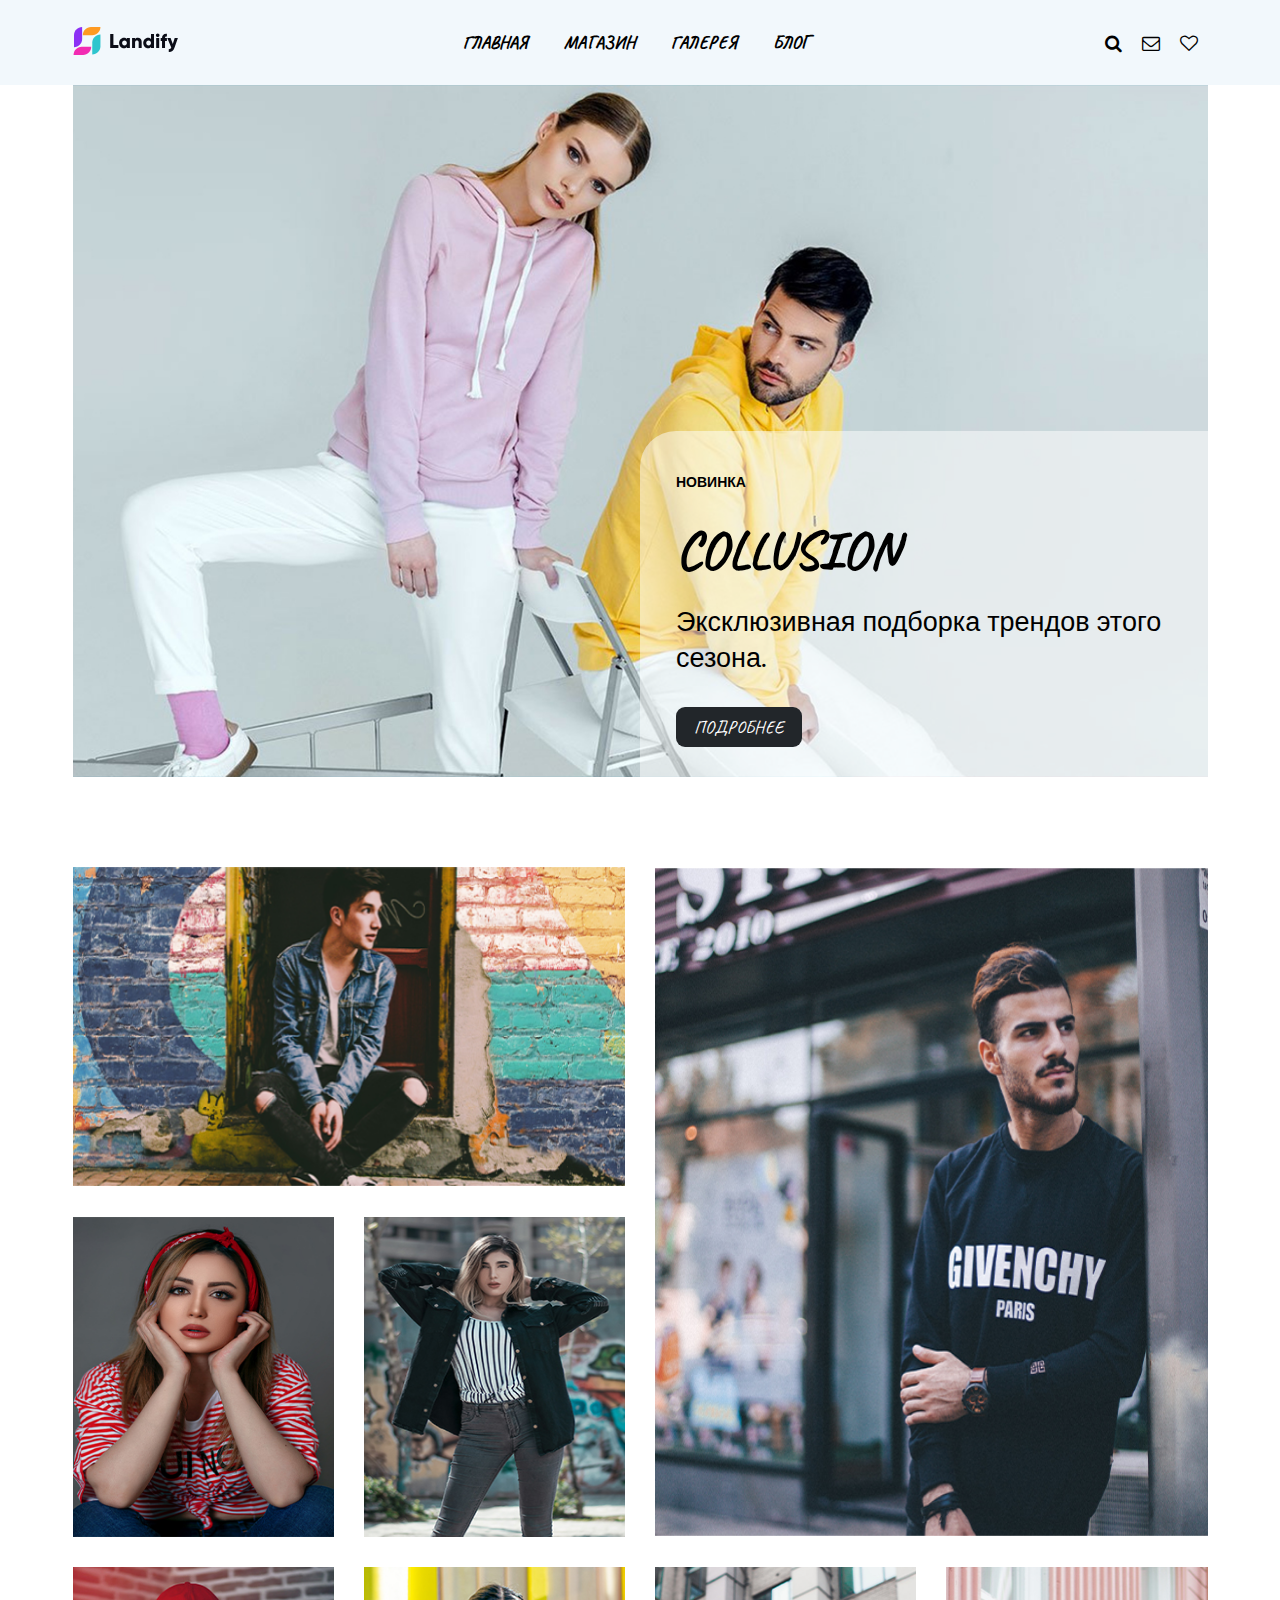
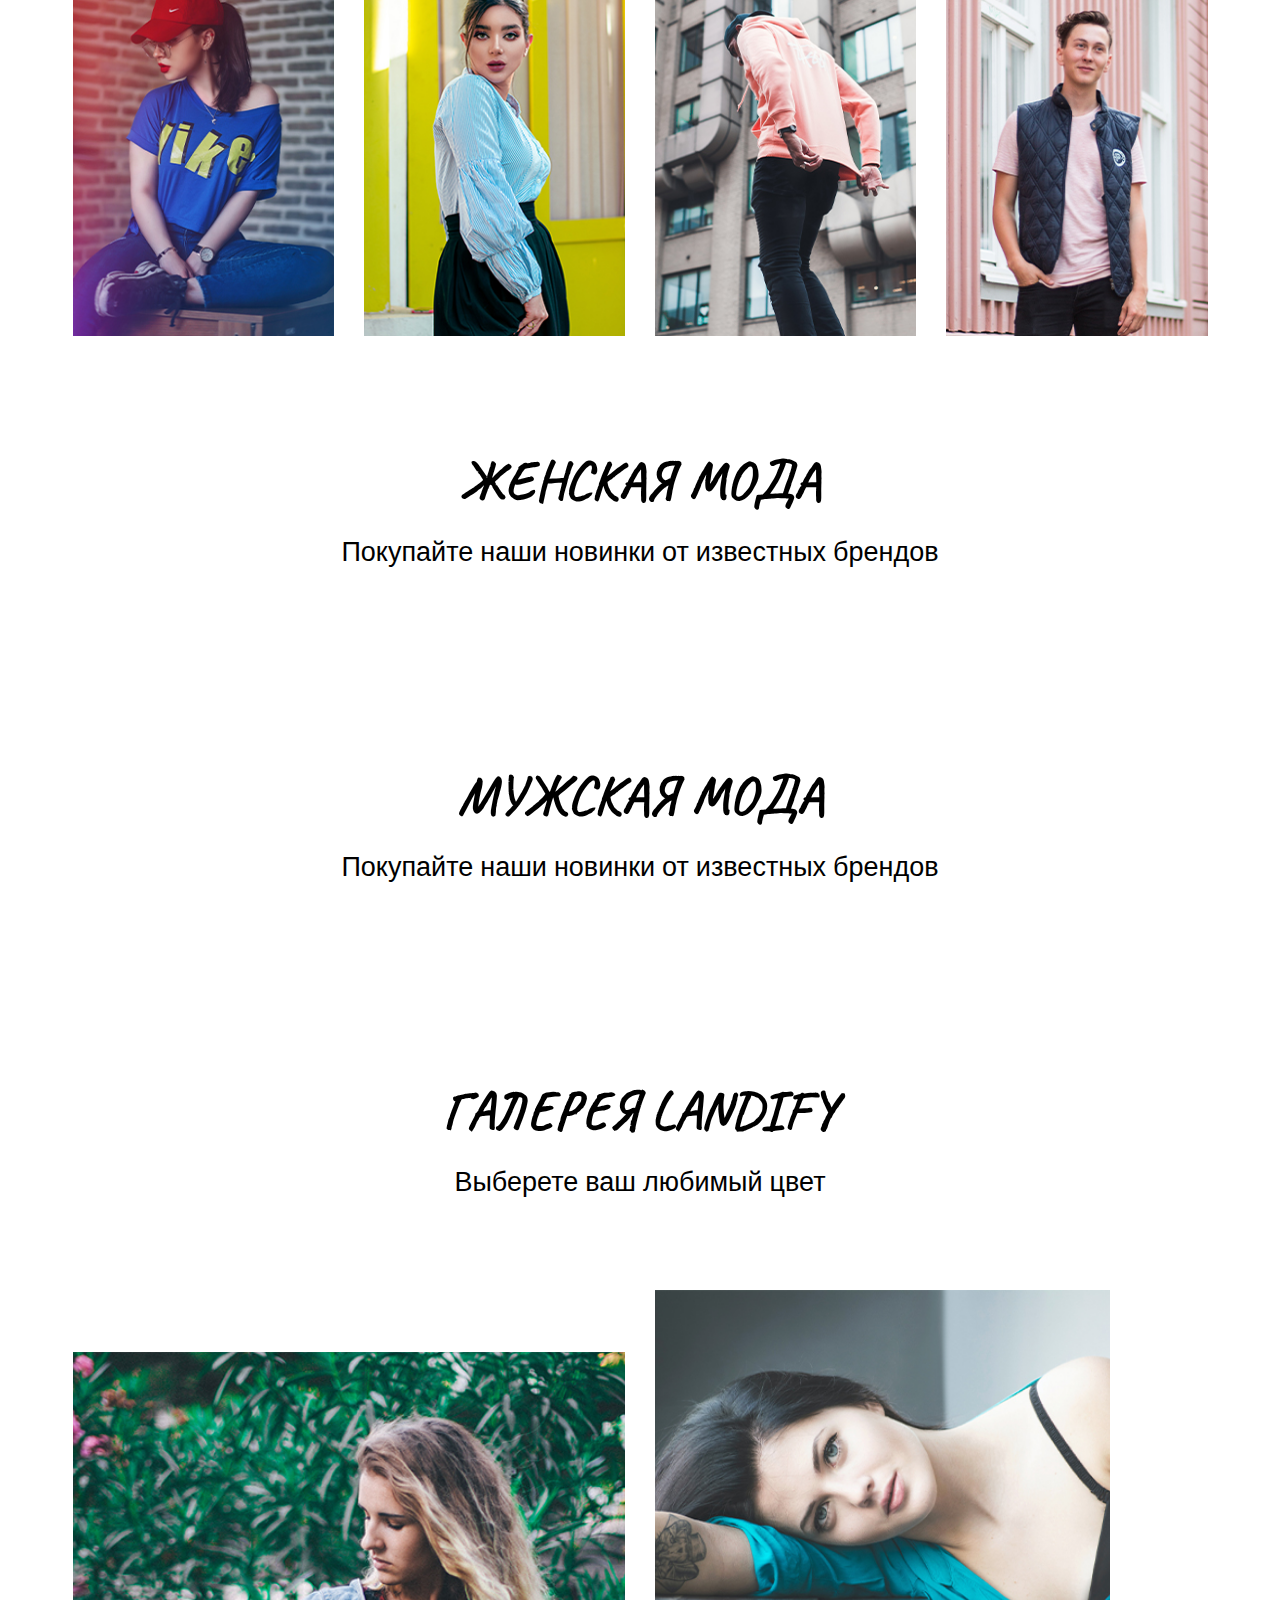
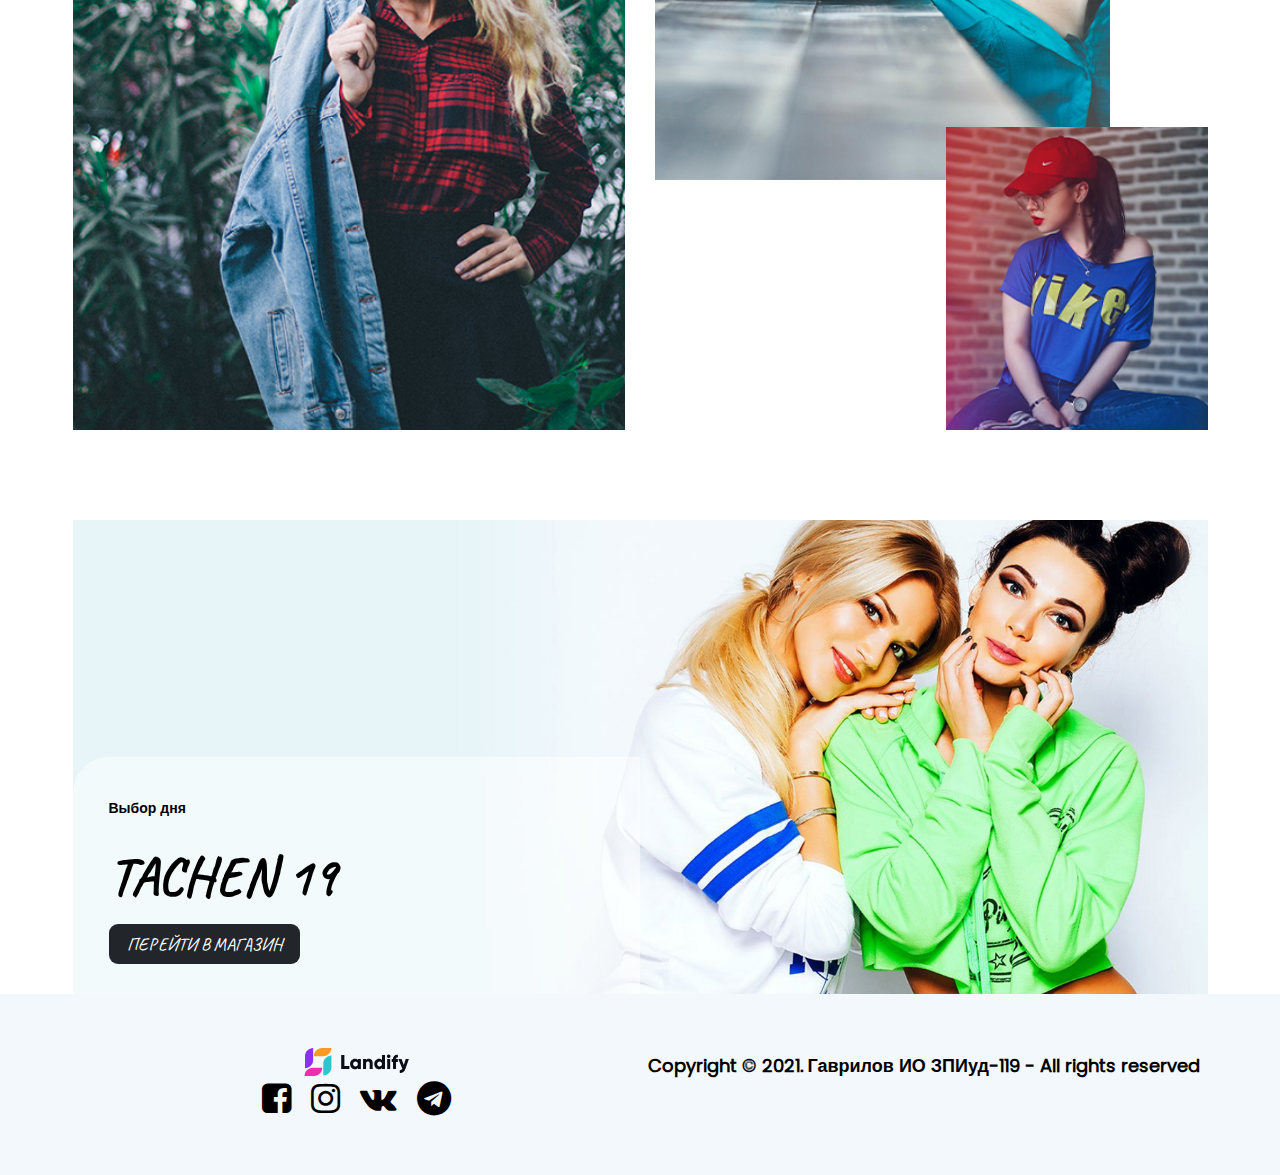
<file: index.html>
<!DOCTYPE html>
<html lang="en">
<head>
    <meta charset="UTF-8">
    <meta http-equiv="X-UA-Compatible" content="IE=edge">
    <meta name="viewport" content="width=device-width, initial-scale=1.0">
    <title>Одежда @Vladimir</title>
    <script src="asserts/js/main.js" defer></script>
    <script src="asserts/js/index.js" defer></script>
    
    <link rel="stylesheet" href="asserts/css/fonts.css">
    <link rel="stylesheet" href="asserts/css/style.css">
    <link rel="stylesheet" href="asserts/css/media.css">
</head>
<body>
    <header>
        <div class="container">
            <div class="top__nav">
                <div class="logo">
                   <a href="index.html"><img src="asserts/img/logo.svg" alt=""></a> 
                </div>
                
                <div class="menu__burger">
                    <span></span>
                </div>
                
                <nav class="menu">
                    <a href="index.html">Главная</a>
                    <a href="product_list.html">Магазин</a>
                    <a href="#gallery">Галерея</a>
                    <a href="blog.html">Блог</a>
                </nav>
                <div class="icons">
                    <span class="icon-search"></span>
                    <span class="icon-envelope-o"></span>
                    <span class="icon-heart-o"></span>
                </div>
            </div>

            
        </div>
       

    </header>
<section class='slider'>
    <div class="container">
        <div class="bg__slider">
            
            <div class="bg__slider-content">
                <div>
                    <span>НОВИНКА</span>
                    <h2>COLLUSION</h2>
                    <p>Эксклюзивная подборка трендов этого сезона.</p>
                    <a href="blog.html">Подробнее</a>
                </div>
            </div>
        
    </div>
    </div>
</section>
    <section>
        <div class="container">
            <div class="section-title">
                
            </div>
            <div class="gallery">
                <div>
                    <img src="./asserts/img/category/category_1.png" alt="">
                    
                    <div class="mask">
                        <p>С годами я понял, что самое главное в платье — это женщина, которая его надевает</p>
                        <p>Ив Сен Лоран</p>
                    </div>
                </div>
                
                <div>
                    <img src="./asserts/img/fashion/woman-3.png" alt="">
                    
                    <div class="mask">
                        <p>Ходите всегда так, будто за вами идут трое мужчин</p>
                        <p>О.де ла Рента</p>
                    </div>
                </div>
                <div>
                    <img src="./asserts/img/fashion/woman-4.png" alt="">
                    
                    <div class="mask">
                        <p>Нет на свете дизайнера лучше, чем сама природа</p>
                        <p>А.МакКуин</p>
                    </div>
                </div>

                <div>
                    <img src="./asserts/img/category/category_4.png" alt="">
                    
                    <div class="mask">
                        <p>Мода — это то, что тебе предлагают дизайнеры четыре раза в год, а стиль — это то, что ты выбираешь</p>
                        <p>Л.Хаттон</p>
                    </div>
                </div>

                <div>
                    <img src="./asserts/img/fashion/woman-1.png" alt="">
                    
                    <div class="mask">
                        <p>Стиль есть у каждой из нас – его просто нужно найти</p>
                        <p>Д.Фюрстенберг</p>
                    </div>
                </div>
                <div>
                    <img src="./asserts/img/fashion/woman-2.png" alt="">
                    
                    <div class="mask">
                        <p>Дайте девушке правильные туфли и она перевернет весь мир</p>
                        <p>М.Монро</p>
                    </div>
                </div>

                <div>
                    <img src="./asserts/img/fashion/man-4.png" alt="">
                    
                    <div class="mask">
                        <p>Стиль — это простой способ говорить о сложных вещах</p>
                        <p>Ж.Кокто</p>
                    </div>
                </div>
                <div>
                    <img src="./asserts/img/fashion/man-2.png" alt="">
                    
                    <div class="mask">
                        <p>Я не моделирую одежду. Я создаю мечты</p>
                        <p>Р.Лорен</p>
                    </div>
                </div>
            </div>
        </div>
    </section>
    <section>
        <div class="container">
            <div class="section-title">
                <h2>ЖЕНСКАЯ МОДА</h2>
                <p>Покупайте наши новинки от известных брендов</p>
            </div>

            <div class="fashion" data-category="women's clothing">
               
            </div>
        </div>
    </section>
    <section>
        <div class="container">
            <div class="section-title">
                <h2>МУЖСКАЯ МОДА</h2>
                <p>Покупайте наши новинки от известных брендов</p>
            </div>

            <div class="fashion" data-category="men's clothing">
               
            </div>
        </div>
    </section>
    <section>
        <div class="container">
            <div class="section-title"  id="gallery">
                <h2>Галерея LANDIFY</h2>
                <p>Выберете ваш любимый цвет</p>
            </div>
            <div class="avone">
                <div></div>
                <div></div>
                <div></div>
            </div>

        </div>
    </section>
    <section>
        <div class="container">
            <div class="bg__news">
            
                <div class="bg__news-content">
                    <div>
                        <span>Выбор дня</span>
                        <h2>TACHEN 19</h2>
                        <a href="product_list.html">Перейти в магазин</a>
                    </div>
                </div>
            
        </div> 
        </div>
    </section>
    <footer>
        <div class="container">
            <div class="bottom__nav">
                <div>
                    <div class="logo">
                        <a href="index.html"><img src="asserts/img/logo.svg" alt=""></a>
                    </div>
                    
                    <div class='icons'>
                        <span class='icon-facebook-square'></span>
                        <span class='icon-instagram'></span>
                        <span class='icon-vk'></span>
                        <span class='icon-telegram'></span>
                    </div>
                </div>
                <div>
                    <p>Copyright © 2021. Гаврилов ИО ЗПИуд-119 - All rights reserved</p>
                </div>
            </div>
        </div>
    </footer>
</body>
</html>
</file>
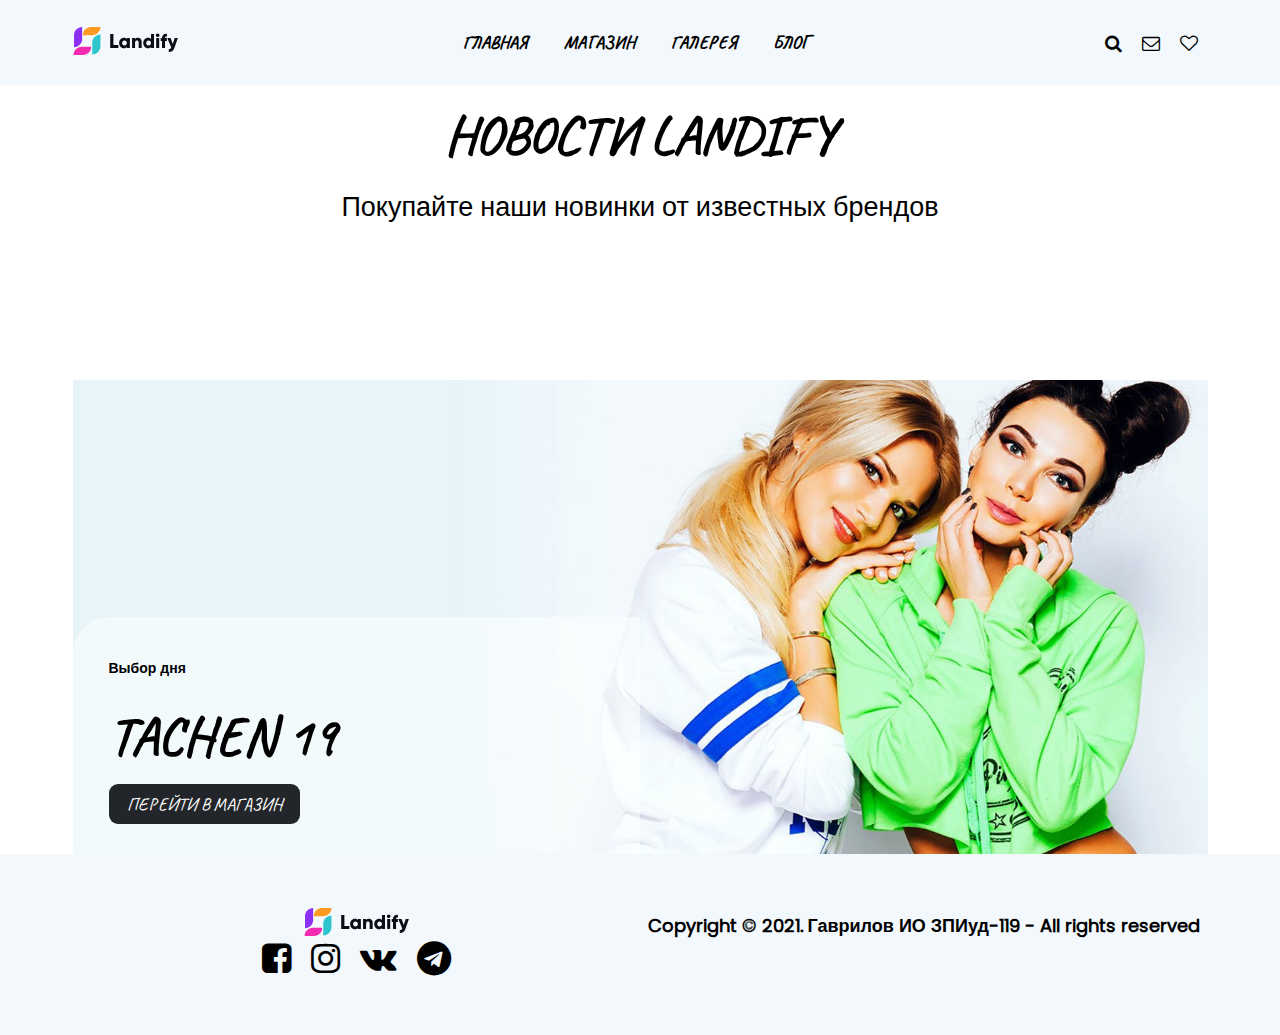
<file: blog.html>
<!DOCTYPE html>
<html lang="en">
<head>
    <meta charset="UTF-8">
    <meta http-equiv="X-UA-Compatible" content="IE=edge">
    <meta name="viewport" content="width=device-width, initial-scale=1.0">
    <title>Одежда @Vladimir</title>
    
    <script src="asserts/js/main.js" defer></script>
    <script src="asserts/js/index.js" defer></script>
    <script src="asserts/js/blog.js" defer></script>

    <link rel="stylesheet" href="asserts/css/fonts.css">
    <link rel="stylesheet" href="asserts/css/style.css">
    <link rel="stylesheet" href="asserts/css/media.css">
</head>
<body>
    <header>
        <div class="container">
            <div class="top__nav">
                <div class="logo">
                   <a href="index.html"><img src="asserts/img/logo.svg" alt=""></a> 
                </div>
                
                <div class="menu__burger">
                    <span></span>
                </div>
                
                <nav class="menu">
                    <a href="index.html">Главная</a>
                    <a href="product_list.html">Магазин</a>
                    <a href="index.html#gallery">Галерея</a>
                    <a href="blog.html">Блог</a>
                </nav>
                <div class="icons">
                    <span class="icon-search"></span>
                    <span class="icon-envelope-o"></span>
                    <span class="icon-heart-o"></span>
                </div>
            </div>

            
        </div>
       

    </header>

    <section>
        <div class="container">
            <div class="section-title">
                <h2>новости landify<span></span></h2>
                <p>Покупайте наши новинки от известных брендов</p>
            </div>

            <div class="blog">
                

            </div>
            <div class="blog__paginate">
                
            </div>
        </div>
    </section>


    <section>
        <div class="container">
            <div class="bg__news">
            
                <div class="bg__news-content">
                    <div>
                        <span>Выбор дня</span>
                        <h2>TACHEN 19</h2>
                        <a href="product_list.html">Перейти в магазин</a>
                    </div>
                </div>
            
        </div> 
        </div>
    </section>
    <footer>
        <div class="container">
            <div class="bottom__nav">
                <div>
                    <div class="logo">
                        <a href="index.html"><img src="asserts/img/logo.svg" alt=""></a>
                    </div>
                    
                    <div class='icons'>
                        <span class='icon-facebook-square'></span>
                        <span class='icon-instagram'></span>
                        <span class='icon-vk'></span>
                        <span class='icon-telegram'></span>
                    </div>
                </div>
                <div>
                    <p>Copyright © 2021. Гаврилов ИО ЗПИуд-119 - All rights reserved</p>
                </div>
            </div>
        </div>
    </footer>
</body>
</html>
</file>
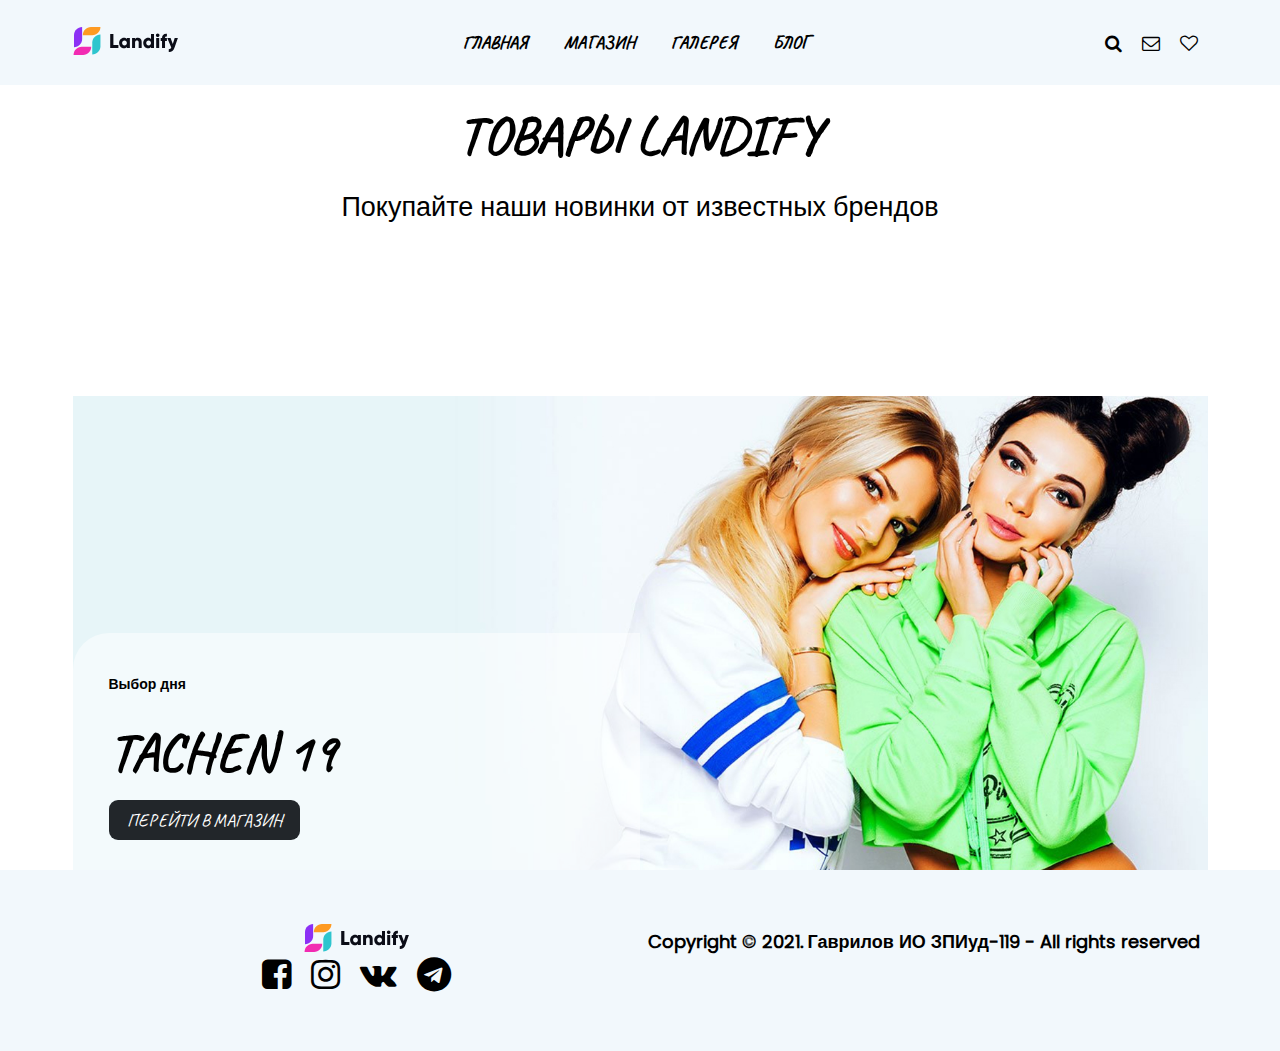
<file: product_list.html>
<!DOCTYPE html>
<html lang="en">
<head>
    <meta charset="UTF-8">
    <meta http-equiv="X-UA-Compatible" content="IE=edge">
    <meta name="viewport" content="width=device-width, initial-scale=1.0">
    <title>Одежда @Vladimir</title>

    <script src="asserts/js/main.js" defer></script>
    <script src="asserts/js/index.js" defer></script>

    <link rel="stylesheet" href="asserts/css/fonts.css">
    <link rel="stylesheet" href="asserts/css/style.css">
    <link rel="stylesheet" href="asserts/css/media.css">
</head>
<body>
    <header>
        <div class="container">
            <div class="top__nav">
                <div class="logo">
                   <a href="index.html"><img src="asserts/img/logo.svg" alt=""></a> 
                </div>
                
                <div class="menu__burger">
                    <span></span>
                </div>
                
                <nav class="menu">
                    <a href="index.html">Главная</a>
                    <a href="product_list.html">Магазин</a>
                    <a href="index.html#gallery">Галерея</a>
                    <a href="blog.html">Блог</a>
                </nav>
                <div class="icons">
                    <span class="icon-search"></span>
                    <span class="icon-envelope-o"></span>
                    <span class="icon-heart-o"></span>
                </div>
            </div>

            
        </div>
       

    </header>

    <section>
        <div class="container">
            <div class="section-title">
                <h2>ТОВАРЫ LANDIFY</h2>
                <p>Покупайте наши новинки от известных брендов</p>
            </div>

            <div class="fashion">
                
            </div>
        </div>
    </section>


    <section>
        <div class="container">
            <div class="bg__news">
            
                <div class="bg__news-content">
                    <div>
                        <span>Выбор дня</span>
                        <h2>TACHEN 19</h2>
                        <a href="product_list.html">Перейти в магазин</a>
                    </div>
                </div>
            
        </div> 
        </div>
    </section>
    <footer>
        <div class="container">
            <div class="bottom__nav">
                <div>
                    <div class="logo">
                        <a href="index.html"><img src="asserts/img/logo.svg" alt=""></a>
                    </div>
                    
                    <div class='icons'>
                        <span class='icon-facebook-square'></span>
                        <span class='icon-instagram'></span>
                        <span class='icon-vk'></span>
                        <span class='icon-telegram'></span>
                    </div>
                </div>
                <div>
                    <p>Copyright © 2021. Гаврилов ИО ЗПИуд-119 - All rights reserved</p>
                </div>
            </div>
        </div>
    </footer>
</body>
</html>
</file>
<file: asserts/css/fonts.css>
@font-face {
  font-family: 'icomoon';
  src:  url('../fonts/icomoon.eot?9bgn14');
  src:  url('../fonts/icomoon.eot?9bgn14#iefix') format('embedded-opentype'),
    url('../fonts/icomoon.ttf?9bgn14') format('truetype'),
    url('../fonts/icomoon.woff?9bgn14') format('woff'),
    url('../fonts/icomoon.svg?9bgn14#icomoon') format('svg');
  font-weight: normal;
  font-style: normal;
  font-display: block;
}

[class^="icon-"], [class*=" icon-"] {
  /* use !important to prevent issues with browser extensions that change fonts */
  font-family: 'icomoon' !important;
  speak: never;
  font-style: normal;
  font-weight: normal;
  font-variant: normal;
  text-transform: none;
  line-height: 1;

  /* Better Font Rendering =========== */
  -webkit-font-smoothing: antialiased;
  -moz-osx-font-smoothing: grayscale;
}

.icon-search:before {
  content: "\f002";
}
.icon-envelope-o:before {
  content: "\f003";
}
.icon-facebook-square:before {
  content: "\f082";
}
.icon-heart-o:before {
  content: "\f08a";
}
.icon-instagram:before {
  content: "\f16d";
}
.icon-vk:before {
  content: "\f189";
}
.icon-telegram:before {
  content: "\f2c6";
}


@font-face {
  font-family: "Poppins-Regular";
  src: url("../fonts/Poppins-Regular.ttf");
  }
@font-face {
  font-family: "Caveat-Regular";
  src: url("../fonts/Caveat-Regular.ttf");
  }
</file>
<file: asserts/css/style.css>
*{
    box-sizing: border-box;
    margin: 0;
    font-family: 'Poppins-Regular', sans-serif;
    font-size: 18px;
    font-style: normal;
    font-weight: 400;
    line-height: 27px;
    letter-spacing: 0em;
}

.container{
    display: block;
    margin: 0 auto;
    width: 100%;
    max-width: 1135px;
}

a{
    text-decoration: none;
    color: #000;
    font-family: 'Caveat-Regular', sans-serif;
    font-weight: bold;
}
h2 {
    font-weight: 700;
    font-size: 3em;
    line-height: 2em; 
    text-transform: uppercase;
    font-family: 'Caveat-Regular', sans-serif;
}

p {
    margin-bottom: 37px;
    font-size: 1.5rem;
    line-height: 2rem;
}
/*HEADER*/
header{
    position: fixed;
    width: 100%;
    top: 0;
    left: 0;
    z-index: 50;
}
header:before{
    content: '';
    position: absolute;
    top: 0;
    left: 0;
    width: 100%;
    height: 100%;
    background-color: #F2F8FC;
}
.top__nav{
    display: flex;
    justify-content: space-between;
    padding: 27px 0;
    position: relative;
    z-index: 2;
    height: 85px;
}

.menu{
    display: flex;
    justify-content: space-evenly;
    align-items: center;
    text-align: left;
}
.menu a{
    padding: 1rem;
    text-transform: uppercase;
    font-family: 'Caveat-Regular', sans-serif;
    font-weight: bold;
}
.menu__burger{
    display: none;
    
}
.logo img{
   display: block;
   margin: auto 0;
}


.icons{
    display: flex;
    justify-content: center;   
    align-items: center;
}
.icons span{
    padding: 5px 10px;
    font-size: 1em;
}

/*Section:SLIDER*/
.slider{
    padding-top: 85px;
}
.bg__slider{
    background-image: url(../img/slide.png);
    background-size: cover;
    background-repeat: no-repeat;
    
}

.bg__slider-content,
.bg__news-content{
    display: grid;
    grid-template-columns: 1fr 1fr ;
    grid-template-rows: 1fr 1fr;


    
}
.bg__slider-content div{
    grid-area: 2/2/2/2;
}

.bg__slider-content div,
.bg__news-content div{
    padding: 2em ;
    background: rgba(255,255,255,0.5);
    border-radius: 2rem 0 0 0;
}

.bg__slider-content span,
.bg__news-content span{
    font-weight: bold;
    font-size: 14px;
    
}

.bg__slider-content a,
.bg__news-content a{
    background:#22262A ;
    color: #FFFFFF;
    padding: 0.5rem 1rem;
    margin-right: 1rem;
    text-transform: uppercase;
    font-weight: 500;
    border-radius: 0.5rem;
    font-size: 1rem;
}

.bg__slider-content a:hover,
.bg__news-content a:hover{
    /* color:#22262A ; */
    background: rgba(255,31,14, 0.75);; 
    transition: .5s;   
}



/*SECTION: GALLERY*/
.gallery{
    display: grid;
    grid-template-columns: repeat(4,1fr);
    grid-template-rows:repeat(2,320px);
    gap: 30px 30px; 
    grid-template-areas: 
      "area-1 area-1 area-4 area-4"
      "area-2 area-3 area-4 area-4"
      ". . . ."; 
    margin: 5em 0;
}

.gallery img{
    height: 100%;
    width: 100%;
    min-height: 250px;
}
.gallery div{
    position: relative;
}



.gallery div .mask{
  
    display: none;
    flex-direction: column;
    align-items: center;
    justify-content: center;
    position: absolute;
    top: 50%;
    left: 50%;
    transform: translate(-50%,-50%);
    width: 100%;
    height: 100%;
    background: rgba(0,0,0,0.75);
    color: #fff;
    font-size: 2rem;

    text-align: center;
    transition: .5s;

}
.gallery div:hover .mask{
    display: flex;
}
.gallery div .mask p{
    font-family: 'Caveat-Regular', sans-serif;
    padding: 0 1rem;
}
.gallery div:nth-child(1) { 
        grid-area: area-1;
}

.gallery div:nth-child(2) { 
        grid-area: area-2;
}

.gallery div:nth-child(3) { 
        grid-area: area-3;
}

.gallery div:nth-child(4) { 
        grid-area: area-4;
}

/* SECTION: FASHION  */
.section-title{
    text-align: center;
    margin: 4.5em 0;
} 
.fashion{
    display: grid;
    grid-template-columns: repeat(auto-fit, minmax(250px, 1fr));
    margin: 0 0 5em 0;
    grid-gap: 2.5rem;
}
.fashion span{
    margin: 1rem 0;
    font-family: 'Caveat-Regular', sans-serif;
}
.fashion p{
    margin: 0;
    font-size: 1rem;
}
.fashion_item{
    position: relative;
    display: flex;
    flex-direction: column;
    
}
.fashion_item img{
    display: block;
    margin: 0 auto;
    height: 290px;
    width: 250px;
}

.fashion_item span:nth-child(2){
    color: rgb(255 31 14);
    font-size: 1.5rem;
    font-weight: bold;
}

.fashion_item span:nth-child(3){
    
    position: absolute;
    background: rgba(0,0,0,0.75);
    color: #fff;
    top: 210px;
    left: 0;
    padding: 15px;
    font-weight: bold;

}
.fashion_item:hover span:nth-child(3){
    background: rgba(255,31,14, 0.75);
}
/*SECTION: AVONE*/
.avone{
    display: grid;
    grid-column-gap: 30px;
    grid-row-gap: 10px;
    height: 740px;
    margin: 5em 0;
}
.avone div:nth-child(1){
    background:url(../img/avone/avone-1.png);
    background-size: cover;
    background-repeat: no-repeat;
    background-position: center;
    

   
}

.avone div:nth-child(2){
    background:url(../img/avone/avone-2.png);
    background-size: cover;
    background-repeat: no-repeat;
    background-position: center;
    

  
}

.avone div:nth-child(3){
    background:url(../img/avone/avone-3.png);
    background-size: cover;
    background-repeat: no-repeat; 
    background-position: center;
    
}
.avone div{
    transition: .5s;
}
.avone div:hover{
    transform: scale(1.1);
    
    
}
/* Section:NEWS  */
.bg__news{
    background: url(../img/news.png);
    background-repeat: no-repeat;
    background-size: cover;
    background-position: center;
}


.bg__news-content div{
    grid-area: 2/1/2/1;
}

/*Section:Footer*/
footer{
    background: #F2F8FC;
    padding: 3rem 0;
   
}

.bottom__nav{
    display: grid;
    grid-template-columns:repeat(auto-fit, minmax(320px, 1fr));
}
.bottom__nav .logo{
    display: flex;
    justify-content: center;
    align-items: center;
}
.bottom__nav p{
    font-size: 1rem;
    text-align: center;
    font-weight: bold;   
}
.bottom__nav span{
    font-size: 1.9rem;
}

/*Section:PRODUCT SINGLE*/
.product__card{
    
    display: grid;
    grid-template-columns: repeat(auto-fit, minmax(320px, 1fr));
    grid-gap: 2rem;
    margin: 3rem 0;
}

.product__card img{
    margin: 1rem auto;
    min-height: 320px;
    max-height: 540px;
}

.product__card p{
    font-size: 1rem;

}
.product__card h2{
    font-size: 1.5rem;
}
.product__card p,.product__card h2{
    word-break: break-word;
    margin: 0;
}
.product_title{
    position: relative;
    font-weight: bold;
    text-transform: uppercase;
}

.product_title::after{
    content: '';
    position: absolute;
    bottom: 0;
    left: 0;
    width: 100%;
    height: 0.2rem;
    background: #000;

}

/*BLOG*/
.blog__item h3{
    font-weight: bold;
    
}
.blog__item p{
    font-size: 1rem;
}


.blog{
    display: grid;
    grid-template-columns: repeat(auto-fit, minmax(400px, 1fr));
    grid-gap: 2rem;
    margin: 3rem 0;
}

.blog__paginate{
    display: flex;
    justify-content: center;
    padding: 10px;
}

.blog__paginate a{
    padding: 5px;
    font-size: 2rem;
}

.blog__paginate a.active{
    font-weight: bold;
    text-decoration: underline;
}

.not-found p{
    font-size: 1rem;
    margin: 0;
    text-align: left;
}
</file>
<file: asserts/css/media.css>
@media (max-width: 576px) { 
    .bg__slider-content,
    .bg__news-content{
        grid-template-rows: 1fr;
        grid-template-columns: 1fr;
    }
    .bg__slider-content div,
    .bg__news-content div{
        border-radius: 0;
    }
    h2 {
        font-size: 2em;
    }
    .gallery{

        display: flex;
        flex-direction: column;
        justify-content: center;
    }
    .gallery div{
        height: 320px;
    }


    .avone{
        grid-template-columns: 1fr;
    }

    body.lock{
        overflow:hidden ;
    }

    .menu__burger{
        display: block;
        position: relative;
        width: 30px;
        height: 20px;
        
    }

    .logo,.menu__burger{
        margin: 0 1rem;
    }

    .menu__burger span{
        position: absolute;
        background-color: #000;
        width: 100%;
        height: 2px;
        left: 0; 
        top: 9px;
    }

    .menu__burger:before,
    .menu__burger:after{
        content: '';
        background-color: #000;
        position: absolute;
        width: 100%;
        height: 2px;
        left: 0;
        transition: .3s;
    }
    .menu__burger:before{
        top: 0;
    }

    .menu__burger:after{
        bottom: 0;
    }

    .menu__burger.active span{
        width: 0%;
    }
    
    .menu__burger.active:before{
        transform: rotate(45deg);
        top: 9px;
    }

    .menu__burger.active:after{
        transform: rotate(-45deg);
        bottom: 9px;
    }


    .menu{
        position: fixed;
        top: 0;
        left: 0;
        width: 100%;
        height: 100%;
        background-color: #F2F8FC;;
        display: none;
        margin-top: 80px;
        flex-direction: column;
        justify-content: flex-start;
    }
    .menu.active{
        display: flex;
    }
    .icons{
        display: none;
    }
    .blog{
        
        grid-template-columns: repeat(auto-fit, minmax(320px, 1fr));
    }
 }


@media (min-width: 768px) { 
    .avone{
        grid-template-columns: repeat(12, 1fr);
        grid-template-rows: repeat(12, 1fr);
    }
    .avone div:nth-child(1){
        grid-area: 2 / 1 / 13 / 7;
    }
    
    .avone div:nth-child(2){
        grid-area: 1 / 7 / 9 / 12;
    }
    
    .avone div:nth-child(3){
        grid-area: 8 / 10 / 13 / 13;
    }   
 }


@media (min-width: 992px) { 

}


@media (max-width: 1200px) { 
    
 }
</file>
